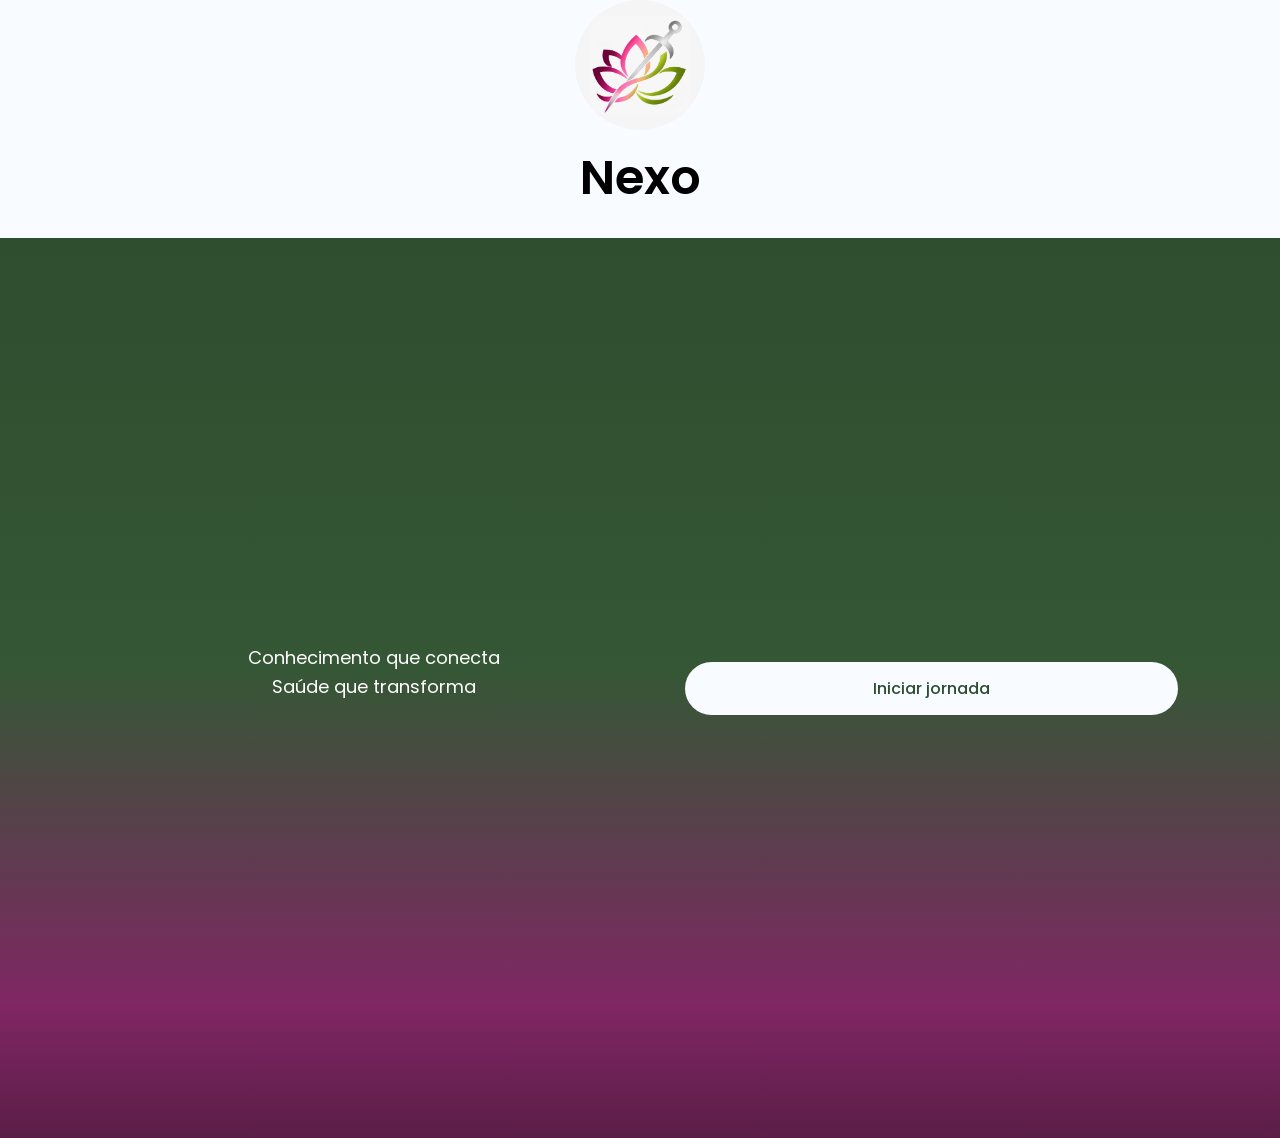
<file: index.html>
<!DOCTYPE html>
<html lang="pt-BR">
<head>
    <meta charset="UTF-8">
    <meta name="viewport" content="width=device-width, initial-scale=1.0">
    <meta name="description" content="Tela de início do projeto Nexo">

    <title>Nexo | Início</title>
    <link rel="stylesheet" href="css/inicio.css">
</head>
<body>
    <div class="cartao-inicial">
        <header class="cabecalho">
            <img
    class="logo"
    src="img/projeto nexo img.jpeg"
    alt="Logo do Nexo: flor de lótus rosa e folhas verdes"
>
            <h1>Nexo</h1>
        </header>

        <main class="conteudo">
            <div class="descricao">
                <p>Conhecimento que conecta</p>
                <p>Saúde que transforma</p>
            </div>

            <a class="botao-jornada" href="html/03-login.html">
                Iniciar jornada
            </a>
        </main>
    </div>
</body>
</html>
</file>
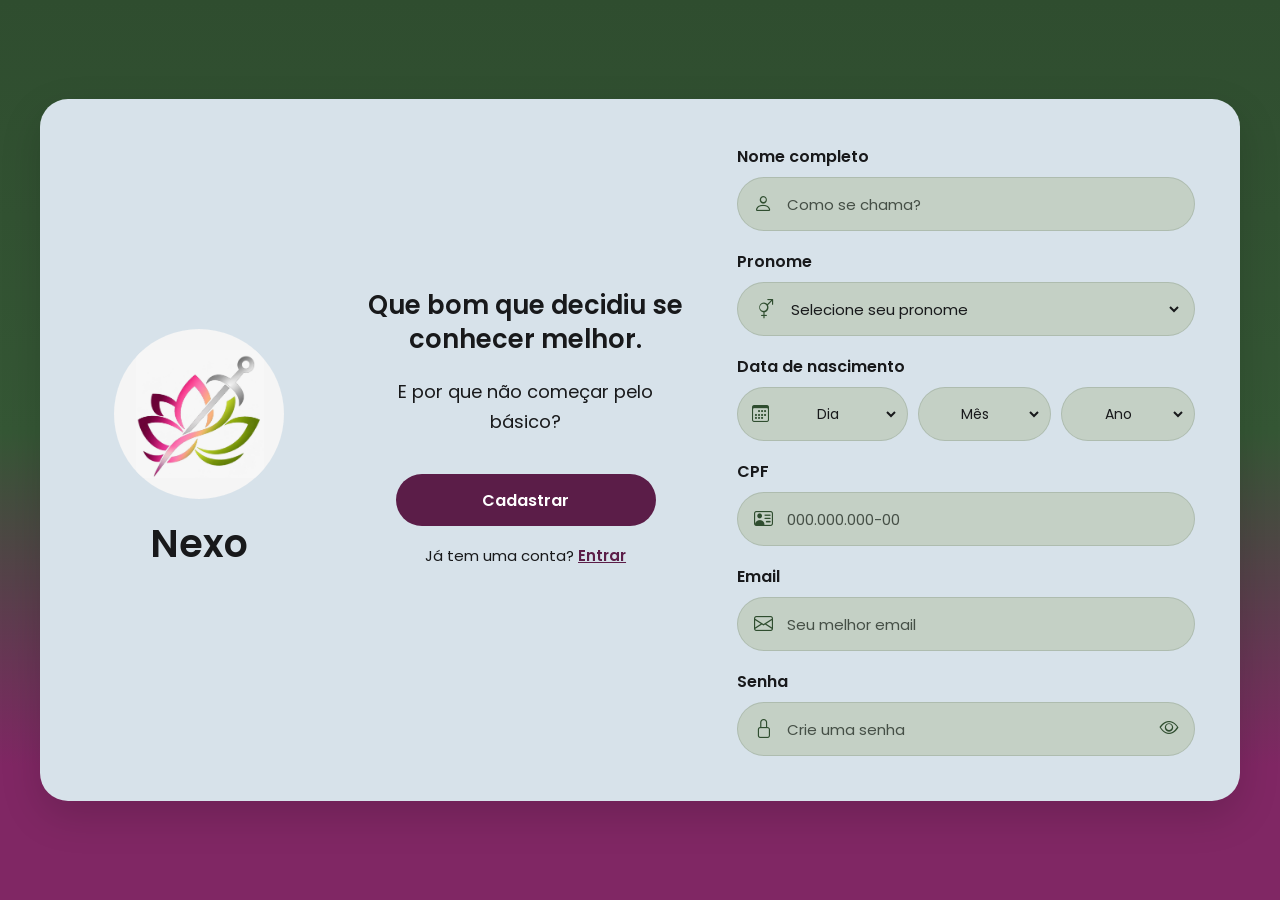
<file: html/02-cadastro.html>
<!DOCTYPE html>
<html lang="pt-BR">

<head>
    <meta charset="UTF-8">
    <meta name="viewport" content="width=device-width, initial-scale=1.0">

    <title>Nexo || Cadastro</title>

    <link rel="icon" type="image/png" href="../img/favicon.png">

    <!-- CSS -->
    <link rel="stylesheet" href="../css/cadastro.css">

    <!-- Ícones -->
    <link rel="stylesheet" href="https://cdn.jsdelivr.net/npm/bootstrap-icons@1.11.3/font/bootstrap-icons.min.css">
</head>

<body>

    <main class="register-page">

        <section class="register-container">

            <section class="register-card">

                <!-- APRESENTAÇÃO DO NEXO -->

                <div class="apresentacao">

                    <img
                        src="../img/projeto%20nexo%20img.jpeg"
                        alt="Logo Nexo"
                        class="logo-nexo"
                    >

                    <h1>Nexo</h1>

                </div>

                <!-- TEXTO DE APRESENTAÇÃO -->

                <div class="texto-cadastro">

                    <h2 class="titulo-desktop">
                        Que bom que decidiu se conhecer melhor.
                    </h2>

                    <h2 class="titulo-mobile">
                        Crie sua conta
                    </h2>

                    <p class="subtitle">
                        E por que não começar pelo básico?
                    </p>

                </div>

                <!-- FORMULÁRIO -->

                <form id="registerForm" method="post">

                    <label for="fullName">Nome completo</label>

                    <div class="input-icon">

                        <i class="bi bi-person"></i>

                        <input
                            type="text"
                            id="fullName"
                            name="fullName"
                            placeholder="Como se chama?"
                            autocomplete="name"
                            required
                        >

                    </div>

                    <label for="pronoun">Pronome</label>

                    <div class="input-icon">

                        <i class="bi bi-gender-ambiguous"></i>

                        <select id="pronoun" name="pronoun" required>

                            <option value="" selected disabled>
                                Selecione seu pronome
                            </option>

                            <option value="ele/dele">Ele/dele</option>
                            <option value="ela/dela">Ela/dela</option>
                            <option value="elu/delu">Elu/delu</option>
                            <option value="nao-informar">Prefiro não informar</option>

                        </select>

                    </div>

                    <!-- DATA DE NASCIMENTO -->

                    <fieldset class="birth-field">

                        <legend>Data de nascimento</legend>

                        <div class="birth-row">

                            <div class="birth-input">

                                <i class="bi bi-calendar3"></i>

                                <select id="dia" name="dia" aria-label="Dia de nascimento" required>
                                    <option value="" selected disabled>Dia</option>
                                </select>

                            </div>

                            <div class="birth-input">

                                <select id="mes" name="mes" aria-label="Mês de nascimento" required>

                                    <option value="" selected disabled>Mês</option>

                                    <option value="1">01</option>
                                    <option value="2">02</option>
                                    <option value="3">03</option>
                                    <option value="4">04</option>
                                    <option value="5">05</option>
                                    <option value="6">06</option>
                                    <option value="7">07</option>
                                    <option value="8">08</option>
                                    <option value="9">09</option>
                                    <option value="10">10</option>
                                    <option value="11">11</option>
                                    <option value="12">12</option>

                                </select>

                            </div>

                            <div class="birth-input">

                                <select id="ano" name="ano" aria-label="Ano de nascimento" required>
                                    <option value="" selected disabled>Ano</option>
                                </select>

                            </div>

                        </div>

                    </fieldset>

                    <!-- CPF -->

                    <label for="cpf">CPF</label>

                    <div class="input-icon">

                        <i class="bi bi-person-vcard"></i>

                        <input
                            type="text"
                            id="cpf"
                            name="cpf"
                            placeholder="000.000.000-00"
                            maxlength="14"
                            inputmode="numeric"
                            required
                        >

                    </div>

                    <!-- E-MAIL -->

                    <label for="email">Email</label>

                    <div class="input-icon">

                        <i class="bi bi-envelope"></i>

                        <input
                            type="email"
                            id="email"
                            name="email"
                            placeholder="Seu melhor email"
                            autocomplete="email"
                            required
                        >

                    </div>

                    <!-- SENHA -->

                    <label for="password">Senha</label>

                    <div class="password-box">

                        <i class="bi bi-lock"></i>

                        <input
                            type="password"
                            id="password"
                            name="password"
                            placeholder="Crie uma senha"
                            minlength="8"
                            autocomplete="new-password"
                            required
                        >

                        <button
                            type="button"
                            class="toggle-password"
                            aria-label="Mostrar senha"
                        >
                            <i class="bi bi-eye"></i>
                        </button>

                    </div>

                    <p id="feedback" class="feedback" aria-live="polite"></p>

                </form>

                <!-- BOTÕES E LINKS -->

                <div class="acoes-cadastro">

                    <button
                        type="submit"
                        form="registerForm"
                        class="submit-button"
                    >
                        Cadastrar
                    </button>

                    <p class="login-link">

                        Já tem uma conta?

                        <a href="03-login.html" id="loginLink">
                            Entrar
                        </a>

                    </p>

                </div>

            </section>

        </section>

    </main>

    <!-- JavaScript -->
    <script src="../js/cadastro.js"></script>

</body>
</html>
</file>
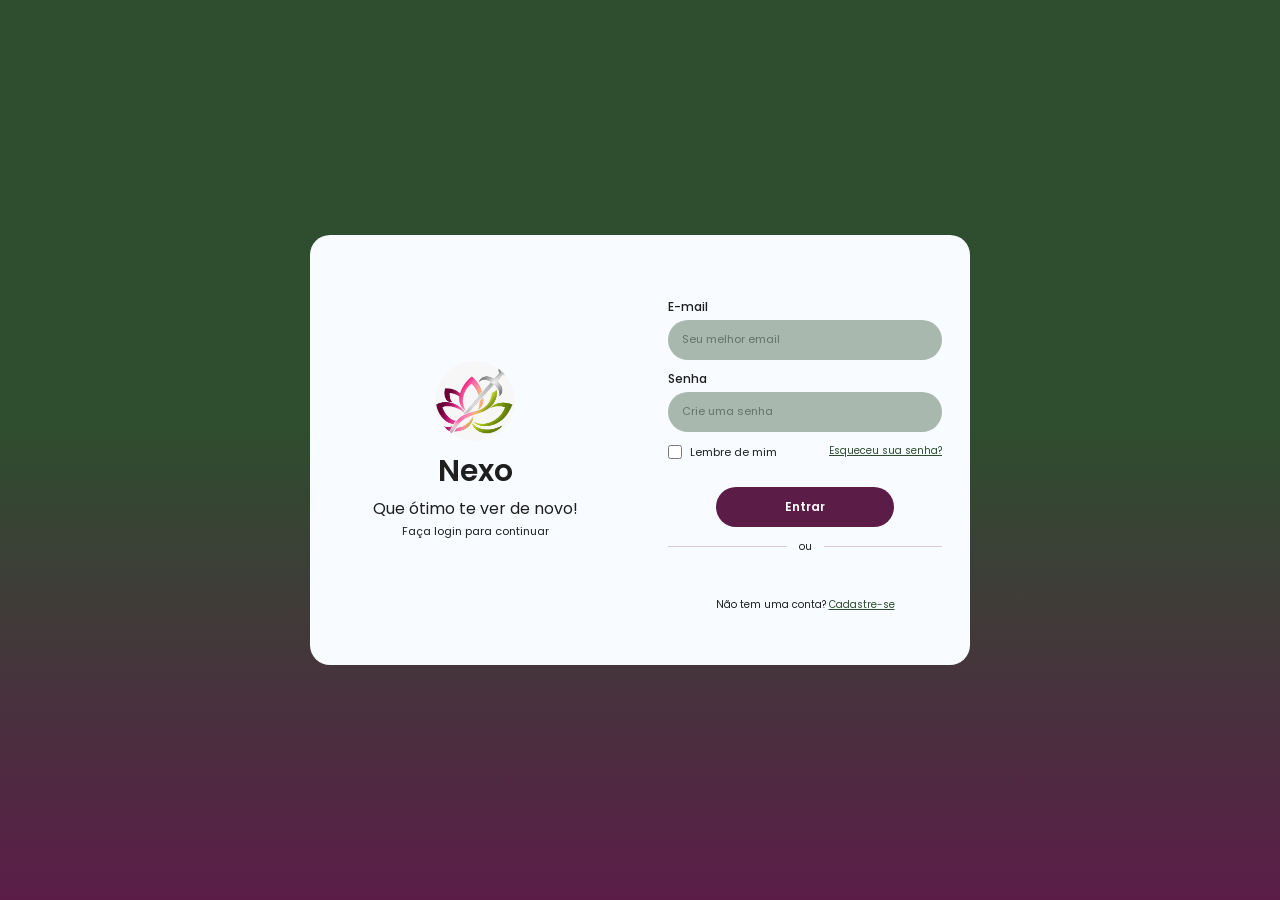
<file: html/03-login.html>
<!DOCTYPE html>
<html lang="pt-BR">
<head>
    <meta charset="UTF-8">
    <meta name="viewport" content="width=device-width, initial-scale=1.0">

    <title>Nexo | Login</title>

    <link rel="icon" type="image/png" href="../img/favicon.png">

    <link rel="stylesheet" href="../css/login.css">
    
    <script src="https://accounts.google.com/gsi/client" async defer></script>
</head>
<body>
    <section>
        <img
            class="logo"
            src="../img/projeto%20nexo%20img.jpeg"
            alt="Logo do Nexo"
        >

        <h1>Nexo</h1>
        <p class="subtitle">Que ótimo te ver de novo!</p>
        <p>Faça login para continuar</p>
    </section>

    <div class="login-card">
        <form id="loginForm">
            <label for="email">E-mail</label>
            <input
                type="email"
                id="email"
                name="email"
                placeholder="Seu melhor email"
                autocomplete="email"
                required
            >

            <label for="password">Senha</label>
            <input
                type="password"
                id="password"
                name="password"
                placeholder="Crie uma senha"
                autocomplete="current-password"
                required
            >

            <label for="remember">
                <input type="checkbox" id="remember" name="remember">
                Lembre de mim
            </label>

            <p>
                <a href="forgot-password.html">Esqueceu sua senha?</a>
            </p>

            <button type="submit">Entrar</button>

            <p>ou</p>

            <div class="google-signin">
                <div
                    id="g_id_onload"
                    data-client_id="COLE_AQUI_SEU_CLIENT_ID_REAL"
                    data-callback="handleCredentialResponse">
                </div>

                <div
                    class="g_id_signin"
                    data-type="standard"
                    data-shape="pill"
                    data-theme="outline"
                    data-text="continue_with"
                    data-size="large"
                    data-locale="pt-BR">
                </div>
            </div>

            <p>
                Não tem uma conta?
                <a href="cadastro.html">Cadastre-se</a>
            </p>
        </form>
    </div>

    <script>
        function handleCredentialResponse(response) {
            console.log("Resposta de login recebida do Google.");
            // Para autenticar o usuário de verdade, valide o token no servidor.
        }
    </script>
</body>
</html>
</file>
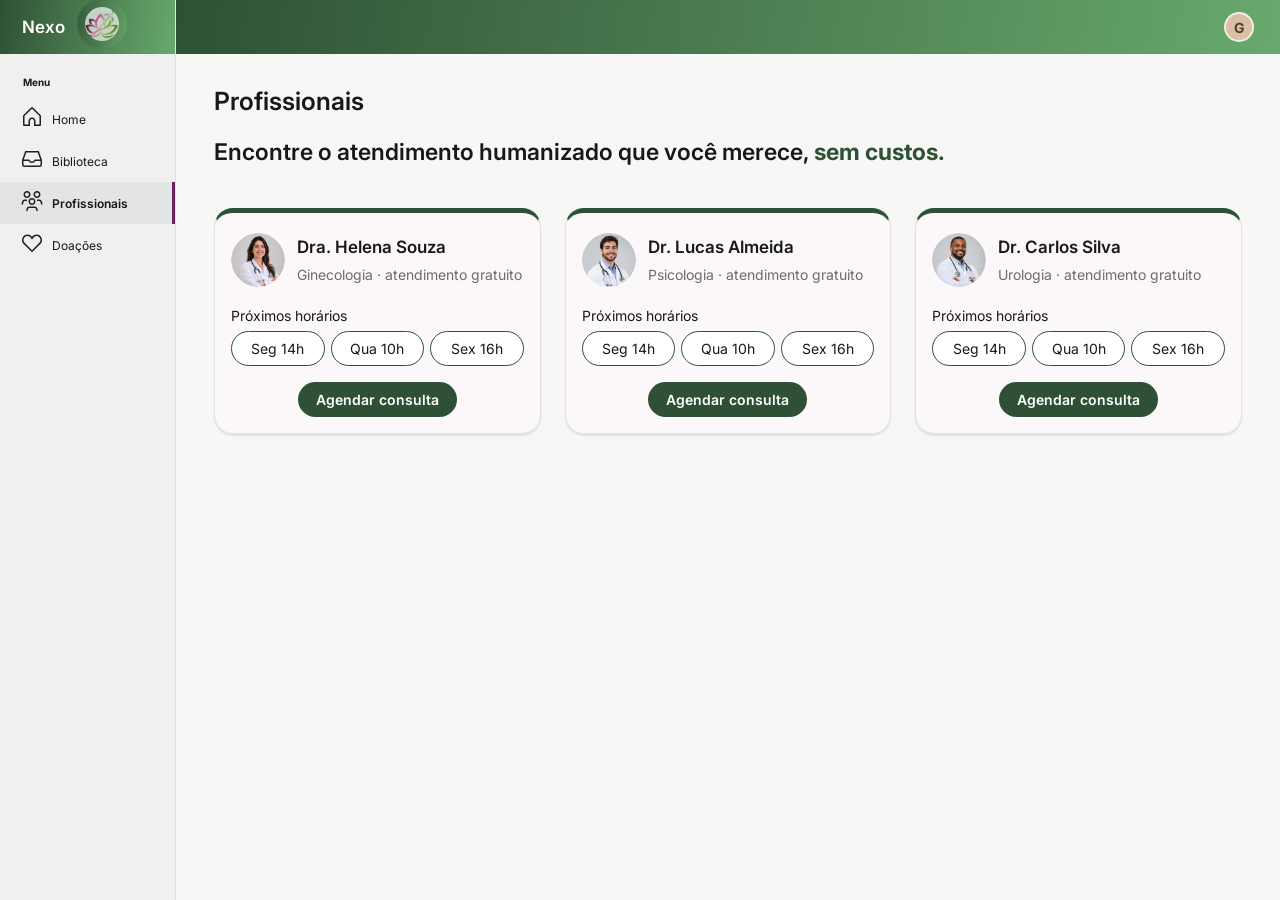
<file: html/06-profissionais.html>
<!DOCTYPE html>
<html lang="pt-BR">

<head>
  <meta charset="UTF-8">
  <meta name="viewport" content="width=device-width, initial-scale=1.0">
  <meta name="theme-color" content="#2e5034">

  <title>Nexo | Profissionais</title>

  <link rel="icon" type="image/png" href="../img/favicon.png">
  <link rel="stylesheet" href="../css/profissionais.css">
</head>

<body>

  <div class="app">

    <aside class="sidebar">
      <a href="#" class="brand">
        <span>Nexo</span>
        <span class="brand-leaf" aria-hidden="true">
          <img class="logo" src="../img/projeto nexo img.jpeg" alt="Logo do Nexo">
        </span>
      </a>

      <p class="sidebar-title">Menu</p>

      <nav class="sidebar-nav" aria-label="Menu principal">

        <a href="#" class="nav-item">
          <span class="nav-icon">
            <svg width="24" height="24" fill="none" xmlns="http://www.w3.org/2000/svg">
              <path
                d="M19.75 21H14v-5.005a2 2 0 1 0-4 0V21H4.25C3.56 21 3 20.44 3 19.75v-9.315l8.13-7.885a1.24 1.24 0 0 1 1.74 0L21 10.435v9.315c0 .69-.56 1.25-1.25 1.25Zm-4.25-1.5h4v-8.435L12 3.795 4.5 11.07v8.435h4V16c0-1.93 1.57-3.5 3.5-3.5s3.5 1.57 3.5 3.5v3.505-.005Z"
                fill="#202023" />
            </svg>
          </span>
          <span>Home</span>
        </a>

        <a href="05-biblioteca.html" class="nav-item">
          <span class="nav-icon">
            <svg width="24" height="24" fill="none" xmlns="http://www.w3.org/2000/svg">
              <path
                d="M18.78 4H5.22L2 13.12v4.13A2.755 2.755 0 0 0 4.75 20h14.5A2.755 2.755 0 0 0 22 17.25v-4.13L18.78 4ZM6.28 5.5h11.44l2.47 7H14.5l-.19.46A2.495 2.495 0 0 1 12 14.5a2.495 2.495 0 0 1-2.31-1.54l-.19-.46H3.81l2.47-7Zm12.97 13H4.75c-.69 0-1.25-.56-1.25-1.25V14h5.035c.71 1.23 2.02 2 3.465 2 1.445 0 2.755-.77 3.465-2H20.5v3.25c0 .69-.56 1.25-1.25 1.25Z"
                fill="#202023" />
            </svg>
          </span>
          <span>Biblioteca</span>
        </a>

        <a href="06-profissionais.html" aria-current="page" class="nav-item active">
          <span class="nav-icon">
            <svg width="24" height="24" fill="none" xmlns="http://www.w3.org/2000/svg">
              <path fill-rule="evenodd" clip-rule="evenodd"
                d="M7 9C5.07 9 3.5 7.43 3.5 5.5S5.07 2 7 2s3.5 1.57 3.5 3.5S8.93 9 7 9Zm0-5.5a2 2 0 1 0-.001 3.999A2 2 0 0 0 7 3.5Zm6.5 2C13.5 7.43 15.07 9 17 9s3.5-1.57 3.5-3.5S18.93 2 17 2s-3.5 1.57-3.5 3.5Zm1.5 0a2 2 0 1 1 3.999-.001A2 2 0 0 1 15 5.5Zm-6.5 7c0 1.93 1.57 3.5 3.5 3.5s3.5-1.57 3.5-3.5S13.93 9 12 9s-3.5 1.57-3.5 3.5Zm1.5 0a2 2 0 1 1 3.999-.001A2 2 0 0 1 10 12.5Zm5.92 7.425.61 2.27v-.005l1.45-.39-.61-2.265a2.75 2.75 0 0 0-2.655-2.04h-5.43c-1.24 0-2.335.84-2.655 2.04l-.61 2.27 1.45.39.61-2.27c.145-.545.64-.925 1.205-.925h5.43c.565 0 1.06.38 1.205.925Zm4.505-7 .74 2.77 1.45-.39-.74-2.765a2.75 2.75 0 0 0-2.655-2.04h-2.215V12h2.215c.565 0 1.06.38 1.205.925Zm-19.04 2.38 1.45.39v-.005l.74-2.77c.145-.545.64-.925 1.205-.925h2.215v-1.5H4.78c-1.24 0-2.335.84-2.655 2.04l-.74 2.77Z"
                fill="#202023" />
            </svg>
          </span>
          <span>Profissionais</span>
        </a>

        <a href="#" class="nav-item">
          <span class="nav-icon">
            <svg width="24" height="24" fill="none" xmlns="http://www.w3.org/2000/svg">
              <path
                d="M16.5 3.515c-1.825 0-3.49.9-4.5 2.34a5.495 5.495 0 0 0-4.5-2.34 5.503 5.503 0 0 0-3.89 9.39l8.39 8.39a5.974 5.974 0 0 0 0 0l8.39-8.39a5.503 5.503 0 0 0-3.89-9.39Zm2.83 8.33L12 19.175l-7.33-7.33a3.974 3.974 0 0 1-1.17-2.83c0-2.205 1.795-4 4-4 1.72 0 3.24 1.095 3.79 2.725a.748.748 0 0 0 1.42 0 3.996 3.996 0 0 1 3.79-2.725c2.205 0 4 1.795 4 4 0 1.07-.415 2.075-1.17 2.83Z"
                fill="#202023" />
            </svg>
          </span>
          <span>Doações</span>
        </a>

      </nav>
    </aside>

    <main class="main-content">

      <header class="desktop-header">
        <a href="#" class="brand">
          <span>Nexo</span>
          <span class="brand-leaf" aria-hidden="true">
            <img class="logo" src="../img/projeto nexo img.jpeg" alt="Logo do Nexo">
          </span>
        </a>

        <button class="profile-avatar" aria-label="Perfil">
          G
        </button>
      </header>

      <section class="professionals-page">

        <header class="mobile-header">
          <a href="05-biblioteca.html" class="back-button" aria-label="Voltar">
            ←
          </a>

          <h1>Profissionais</h1>

          <button class="profile-avatar" aria-label="Perfil">
            G
          </button>
        </header>

        <div class="page-heading">
          <h1>Profissionais</h1>
        </div>

        <p class="professionals-intro">
          Encontre o atendimento humanizado que você merece,
          <strong>sem custos.</strong>
        </p>

        <section class="professionals-grid" aria-label="Profissionais disponíveis">

          <!-- Dra. Helena Souza -->

          <article class="professional-card">

            <div class="professional-info">
              <span class="professional-avatar">
                <img src="../img/profissionais/helena.png" alt="Dra. Helena Souza">
              </span>

              <div>
                <h2>Dra. Helena Souza</h2>
                <p>Ginecologia · atendimento gratuito</p>
              </div>
            </div>

            <p class="schedule-label">Próximos horários</p>

            <div class="schedule-options" role="group" aria-label="Horários de Dra. Helena Souza">
              <button type="button" class="schedule-button" aria-pressed="false">Seg 14h</button>
              <button type="button" class="schedule-button" aria-pressed="false">Qua 10h</button>
              <button type="button" class="schedule-button" aria-pressed="false">Sex 16h</button>
            </div>

            <button type="button" class="appointment-button">
              Agendar consulta
            </button>

            <p class="appointment-feedback" role="status"></p>

          </article>

          <!-- Dr. Lucas Almeida -->

          <article class="professional-card">

            <div class="professional-info">
              <span class="professional-avatar">
                <img src="../img/profissionais/lucas.png" alt="Dr. Lucas Almeida">
              </span>

              <div>
                <h2>Dr. Lucas Almeida</h2>
                <p>Psicologia · atendimento gratuito</p>
              </div>
            </div>

            <p class="schedule-label">Próximos horários</p>

            <div class="schedule-options" role="group" aria-label="Horários de Dr. Lucas Almeida">
              <button type="button" class="schedule-button" aria-pressed="false">Seg 14h</button>
              <button type="button" class="schedule-button" aria-pressed="false">Qua 10h</button>
              <button type="button" class="schedule-button" aria-pressed="false">Sex 16h</button>
            </div>

            <button type="button" class="appointment-button">
              Agendar consulta
            </button>

            <p class="appointment-feedback" role="status"></p>

          </article>

          <!-- Dr. Carlos Silva -->

          <article class="professional-card">

            <div class="professional-info">
              <span class="professional-avatar">
                <img src="../img/profissionais/carlos.png" alt="Dr. Carlos Silva">
              </span>

              <div>
                <h2>Dr. Carlos Silva</h2>
                <p>Urologia · atendimento gratuito</p>
              </div>
            </div>

            <p class="schedule-label">Próximos horários</p>

            <div class="schedule-options" role="group" aria-label="Horários de Dr. Carlos Silva">
              <button type="button" class="schedule-button" aria-pressed="false">Seg 14h</button>
              <button type="button" class="schedule-button" aria-pressed="false">Qua 10h</button>
              <button type="button" class="schedule-button" aria-pressed="false">Sex 16h</button>
            </div>

            <button type="button" class="appointment-button">
              Agendar consulta
            </button>

            <p class="appointment-feedback" role="status"></p>

          </article>

        </section>

      </section>

    </main>

  </div>

  <!-- Menu inferior mobile -->

  <nav class="mobile-navigation" aria-label="Navegação inferior">

    <a href="#">
      <span>
        <svg width="24" height="24" fill="none" xmlns="http://www.w3.org/2000/svg">
          <path
            d="M19.75 21H14v-5.005a2 2 0 1 0-4 0V21H4.25C3.56 21 3 20.44 3 19.75v-9.315l8.13-7.885a1.24 1.24 0 0 1 1.74 0L21 10.435v9.315c0 .69-.56 1.25-1.25 1.25Zm-4.25-1.5h4v-8.435L12 3.795 4.5 11.07v8.435h4V16c0-1.93 1.57-3.5 3.5-3.5s3.5 1.57 3.5 3.5v3.505-.005Z"
            fill="#202023" />
        </svg>
      </span>
      Início
    </a>

    <a href="05-biblioteca.html">
      <span>
        <svg width="24" height="24" fill="none" xmlns="http://www.w3.org/2000/svg">
          <path
            d="M18.78 4H5.22L2 13.12v4.13A2.755 2.755 0 0 0 4.75 20h14.5A2.755 2.755 0 0 0 22 17.25v-4.13L18.78 4ZM6.28 5.5h11.44l2.47 7H14.5l-.19.46A2.495 2.495 0 0 1 12 14.5a2.495 2.495 0 0 1-2.31-1.54l-.19-.46H3.81l2.47-7Zm12.97 13H4.75c-.69 0-1.25-.56-1.25-1.25V14h5.035c.71 1.23 2.02 2 3.465 2 1.445 0 2.755-.77 3.465-2H20.5v3.25c0 .69-.56 1.25-1.25 1.25Z"
            fill="#202023" />
        </svg>
      </span>
      Biblioteca
    </a>

    <a href="#">
      <span>
        <svg width="24" height="24" fill="none" xmlns="http://www.w3.org/2000/svg">
          <path
            d="M16.5 3.515c-1.825 0-3.49.9-4.5 2.34a5.495 5.495 0 0 0-4.5-2.34 5.503 5.503 0 0 0-3.89 9.39l8.39 8.39 8.39-8.39a5.503 5.503 0 0 0-3.89-9.39Zm2.83 8.33L12 19.175l-7.33-7.33a3.974 3.974 0 0 1-1.17-2.83c0-2.205 1.795-4 4-4 1.72 0 3.24 1.095 3.79 2.725a.748.748 0 0 0 1.42 0 3.996 3.996 0 0 1 3.79-2.725c2.205 0 4 1.795 4 4 0 1.07-.415 2.075-1.17 2.83Z"
            fill="#202023" />
        </svg>
      </span>
      Doações
    </a>

    <a href="06-profissionais.html" aria-current="page" class="selected">
      <span>
        <svg width="24" height="24" fill="none" xmlns="http://www.w3.org/2000/svg">
          <path fill-rule="evenodd" clip-rule="evenodd"
            d="M7 9C5.07 9 3.5 7.43 3.5 5.5S5.07 2 7 2s3.5 1.57 3.5 3.5S8.93 9 7 9Zm0-5.5a2 2 0 1 0-.001 3.999A2 2 0 0 0 7 3.5Zm6.5 2C13.5 7.43 15.07 9 17 9s3.5-1.57 3.5-3.5S18.93 2 17 2s-3.5 1.57-3.5 3.5Zm1.5 0a2 2 0 1 1 3.999-.001A2 2 0 0 1 15 5.5Zm-6.5 7c0 1.93 1.57 3.5 3.5 3.5s3.5-1.57 3.5-3.5S13.93 9 12 9s-3.5 1.57-3.5 3.5Zm1.5 0a2 2 0 1 1 3.999-.001A2 2 0 0 1 10 12.5Zm5.92 7.425.61 2.27v-.005l1.45-.39-.61-2.265a2.75 2.75 0 0 0-2.655-2.04h-5.43c-1.24 0-2.335.84-2.655 2.04l-.61 2.27 1.45.39.61-2.27c.145-.545.64-.925 1.205-.925h5.43c.565 0 1.06.38 1.205.925Zm4.505-7 .74 2.77 1.45-.39-.74-2.765a2.75 2.75 0 0 0-2.655-2.04h-2.215V12h2.215c.565 0 1.06.38 1.205.925Zm-19.04 2.38 1.45.39v-.005l.74-2.77c.145-.545.64-.925 1.205-.925h2.215v-1.5H4.78c-1.24 0-2.335.84-2.655 2.04l-.74 2.77Z"
            fill="#202023" />
        </svg>
      </span>
      Profissionais
    </a>

    <a href="#">
      <span>
        <svg width="24" height="24" fill="none" xmlns="http://www.w3.org/2000/svg">
          <path fill-rule="evenodd" clip-rule="evenodd"
            d="M6.5 7.5c0 3.035 2.465 5.5 5.5 5.5s5.5-2.465 5.5-5.5S15.035 2 12 2a5.503 5.503 0 0 0-5.5 5.5Zm1.5 0c0-2.205 1.795-4 4-4s4 1.795 4 4-1.795 4-4 4-4-1.795-4-4Zm10.57 10.91 1.015 3.785 1.45-.39-1.015-3.785a4.762 4.762 0 0 0-4.59-3.52H8.57a4.752 4.752 0 0 0-4.59 3.52l-1.015 3.785 1.45.39 1.015-3.785A3.253 3.253 0 0 1 8.57 16h6.86c1.47 0 2.76.99 3.14 2.41Z"
            fill="#202023" />
        </svg>
      </span>
      Perfil
    </a>

  </nav>

  <!-- Modal de agendamento -->

  <dialog class="appointment-modal" id="appointmentModal" aria-labelledby="modalTitle">

    <h2 id="modalTitle">Confirmar agendamento</h2>

    <p>Confira os dados da sua consulta.</p>

    <div class="modal-details">

      <p>
        <strong>Profissional:</strong>
        <span id="modalProfessional"></span>
      </p>

      <p>
        <strong>Especialidade:</strong>
        <span id="modalSpecialty"></span>
      </p>

      <p>
        <strong>Horário:</strong>
        <span id="modalSchedule"></span>
      </p>

      <p>Atendimento gratuito</p>

    </div>

    <p class="modal-note">
      Agendamento simulado para fins acadêmicos.
    </p>

    <div class="modal-actions">

      <button type="button" id="cancelAppointment">
        Cancelar
      </button>

      <button type="button" id="confirmAppointment">
        Confirmar
      </button>

    </div>

  </dialog>

  <script src="../js/profissionais.js"></script>

</body>
</html>
</file>
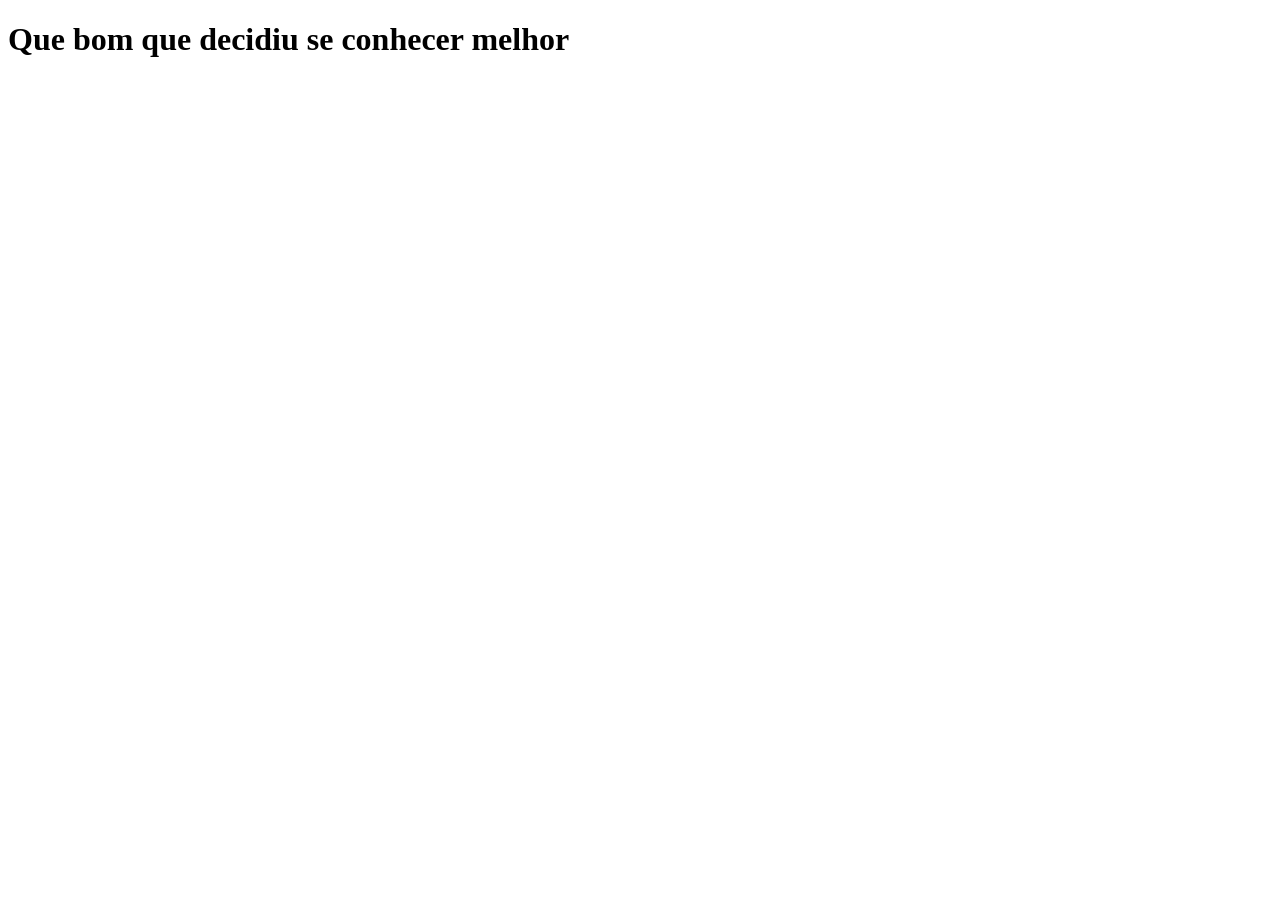
<file: html/cadastro.html>
<!DOCTYPE html>
<html lang="pt-br">
<head>
    <meta charset="UTF-8">
    <meta name="viewport" content="width=device-width, initial-scale=1.0">
    <meta name="description" content="">
    <title>Tela de cadastro</title>
</head>
<body>

    <header>
        <h1> Que bom que decidiu se conhecer melhor </h1>
    </header>
    
</body>
</html>
</file>
<file: css/inicio.css>
@import url("https://fonts.googleapis.com/css2?family=Poppins:wght@400;500;600;700&display=swap");

:root {
    --fonte-primaria: "Poppins", sans-serif;

    /* Cores */
    --cor-texto-primaria: #ffffff;
    --cor-texto-secundaria: #2f4d2f;
    --cor-fundo: #f8fbff;
    --cor-fundo-cartao: #2f4d2f;
    --cor-fundo-botao: #f8fbff;

    --gradiente-rosa: linear-gradient(90deg,
            #5B1D48 0%,
            #A73584 50%,
            #C13E99 100%);
}

* {
    box-sizing: border-box;
    margin: 0;
    padding: 0;
}

html,
body {
    min-height: 100%;
}

body {
    background-color: var(--cor-fundo);
    font-family: var(--fonte-primaria);
    min-height: 100vh;
}

main {
    min-height: 100vh;
    min-height: 100svh;

    display: flex;
    flex-direction: column;
    justify-content: center;

    /* Centraliza o conteúdo na vertical */

    align-items: center;

    padding: 34px 20px;

    background-color: var(--cor-fundo-cartao);
    color: var(--cor-texto-primaria);

    text-align: center;
}

.hero {
    width: 100%;
}

.logo {
    width: 140px;
    height: 140px;

    border-radius: 50%;
    background-color: #f5f5f5;

    background-image: url("../img/projeto%20nexo%20img.jpeg");
    background-size: 75%;
    background-position: center;
    background-repeat: no-repeat;

    object-position: -9999px;
}

header {
    display: flex;
    flex-direction: column;
    align-items: center;
    gap: 14px;
}

header h1 {
    font-size: 32px;
    font-weight: 600;
}

.subtitulo {
    margin-top: 24px;
    font-size: 16px;
    line-height: 1.9;
}

.descricao p {
    font-size: 16px;
    line-height: 1.5;
}

.botao-jornada,
.tenho-conta {
    margin-top: 40px;
    padding: 10px 22px;

    border: 0;
    border-radius: 999px;

    background-color: var(--cor-fundo-botao);
    color: var(--cor-texto-secundaria);

    font: inherit;
    font-size: 14px;
    font-weight: 500;

    cursor: pointer;
    text-decoration: none;

    display: inline-block;
    transition: all 0.2s ease-in-out;
}

.botao-jornada:hover,
.tenho-conta:hover {
    filter: brightness(0.94);
    transform: scale(1.05);
}

.botao-jornada:focus-visible,
.tenho-conta:focus-visible {
    outline: 3px solid #ffffff;
    outline-offset: 4px;
}

.cards-desktop,
.descricao,
.tenho-conta {
    display: none;
}

/* Versão desktop */

@media (min-width: 1024px) {

    main {
        max-width: 100%;
        padding: 40px 8%;

        background-image: linear-gradient(
            180deg,
            #2f4d2f 0%,
            #355735 48%,
            #802764 85%,
            #5b1d48 100%
        );

        display: grid;
        grid-template-columns: minmax(0, 1.1fr) minmax(0, 1fr);
        align-items: center;
        justify-content: center;

        gap: 40px;
    }

    .hero {
        width: 100%;
        max-width: 720px;
        justify-self: center;

        display: flex;
        flex-direction: column;
        align-items: center;

        text-align: center;
    }

    header {
        text-align: center;
        margin-bottom: 24px;
        gap: 12px;
    }

    header h1 {
        font-size: 48px;
        font-weight: 600;
    }

    .logo {
        width: 130px;
        height: 130px;
        margin-bottom: 0;
    }

    .subtitulo {
        width: 100%;
        max-width: 720px;

        font-size: clamp(28px, 2.7vw, 40px);
        font-weight: 600;
        line-height: 1.3;

        text-align: center;

        margin: 0 auto 36px;
    }

    .cards-desktop,
    .descricao,
    .tenho-conta {
        display: block;
    }

    .descricao {
        width: 100%;
        max-width: 500px;

        margin: 0 auto 30px;
        text-align: center;
    }

    .descricao p {
        font-size: 18px;
        line-height: 1.6;
    }

    .botoes {
        display: flex;
        flex-direction: row;
        flex-wrap: wrap;
        justify-content: center;
        align-items: center;

        gap: 18px;

        width: 100%;
        max-width: 500px;

        margin: 0 auto;
    }

    .botao-jornada,
    .tenho-conta {
        margin-top: 0;
        padding: 14px 28px;

        min-width: 170px;

        font-size: 16px;
        text-align: center;
    }

    .cards-desktop {
        display: flex;
        flex-direction: column;
        gap: 24px;

        width: 100%;
        max-width: 440px;

        justify-self: center;
    }

    .card-tema {
        background: rgba(255, 255, 255, .15);
        backdrop-filter: blur(10px);

        border-radius: 30px;
        padding: 28px;

        min-height: 140px;

        box-shadow: 0 5px 10px rgba(0, 0, 0, .15);

        display: flex;
        align-items: center;
        gap: 24px;
    }

    .card-tema svg {
        width: 48px;
        height: 48px;

        stroke-width: 1.4;
        flex-shrink: 0;
    }

    .card-tema h3 {
        margin-bottom: 6px;

        font-size: 21px;
        font-weight: 500;

        text-align: left;
    }

    .card-tema p {
        font-size: 15px;
        line-height: 1.5;
        text-align: left;
    }
}
</file>
<file: css/cadastro.css>
@import url("https://fonts.googleapis.com/css2?family=Poppins:wght@400;500;600;700&display=swap");

/* CORES E CONFIGURAÇÕES GERAIS */

:root {
    --fonte: "Poppins", sans-serif;
    --verde: #2f4d2f;
    --verde-claro: #355735;
    --roxo: #802764;
    --botao: #5b1d48;
    --branco: #f8fbff;
    --cartao: #d7e2ea;
    --campo: #a8b6ab;
    --texto: #18191b;
}

* {
    margin: 0;
    padding: 0;
    box-sizing: border-box;
}

body {
    min-height: 100vh;
    font-family: var(--fonte);
    color: var(--texto);
    background-color: var(--verde);
}

/* FUNDO DA PÁGINA */

.register-page {
    min-height: 100vh;
}

.register-container {
    width: 100%;
    min-height: 100vh;

    display: flex;
    justify-content: center;
    align-items: center;

    padding: 40px;

    background: linear-gradient(
        180deg,
        var(--verde) 0%,
        var(--verde-claro) 48%,
        var(--roxo) 85%
    );
}

/* PAINEL DE CADASTRO */

.register-card {
    width: 100%;
    max-width: 1400px;
    min-height: 650px;

    display: grid;

    grid-template-columns: 20% 32% minmax(0, 1fr);

    grid-template-rows: 1fr 1fr;

    grid-template-areas:
        "marca texto formulario"
        "marca acoes formulario";

    column-gap: 30px;

    padding: 40px 45px;

    border-radius: 22px;
    background-color: var(--cartao);
}

/* APRESENTAÇÃO DO NEXO */

.apresentacao {
    grid-area: marca;

    display: flex;
    flex-direction: column;
    align-items: flex-start;
    align-self: start;
}

.logo-nexo {
    width: 150px;
    height: 150px;

    border-radius: 50%;

    background-color: #f5f5f5;
    background-image: url("../img/projeto%20nexo%20img.jpeg");
    background-size: 75%;
    background-position: center;
    background-repeat: no-repeat;

    object-position: -9999px;

    margin-bottom: 18px;
}

.apresentacao h1 {
    font-size: 34px;
    font-weight: 600;
    padding-left: 20px;
}

/* TEXTO DE CADASTRO */

.texto-cadastro {
    grid-area: texto;
    align-self: end;

    text-align: center;
    padding-bottom: 10px;
}

.texto-cadastro h2 {
    font-size: 28px;
    font-weight: 600;
    line-height: 1.4;

    margin-bottom: 22px;
}

.subtitle {
    max-width: 290px;
    margin: 0 auto;

    font-size: 18px;
    line-height: 1.6;
}

.titulo-mobile {
    display: none;
}

/* FORMULÁRIO */

#registerForm {
    grid-area: formulario;

    width: 100%;
    max-width: 440px;
    min-width: 0;

    display: flex;
    flex-direction: column;

    align-self: center;

    text-align: left;
}

#registerForm > label,
.birth-field legend {
    font-size: 15px;
    font-weight: 600;
    margin-bottom: 7px;
}

/* CAMPOS E ÍCONES */

.input-icon,
.birth-input,
.password-box {
    height: 50px;

    display: flex;
    align-items: center;

    border-radius: 28px;
    background-color: var(--campo);
}

.input-icon {
    margin-bottom: 18px;
}

.input-icon i,
.password-box > i {
    margin-left: 16px;
    font-size: 19px;
    color: #526457;
}

.input-icon input,
.input-icon select,
.birth-input select,
.password-box input {
    width: 100%;
    min-width: 0;
    height: 50px;

    border: none;
    border-radius: 28px;

    background-color: transparent;

    font-family: var(--fonte);
    font-size: 15px;
    color: var(--texto);
}

.input-icon input,
.input-icon select,
.password-box input {
    padding: 0 14px;
}

.input-icon select {
    margin-right: 12px;
    cursor: pointer;
}

.input-icon input:focus,
.input-icon select:focus,
.birth-input select:focus,
.password-box input:focus {
    outline: none;
}

#registerForm input::placeholder {
    color: #454f46;
}

.input-icon:focus-within,
.birth-input:focus-within,
.password-box:focus-within {
    outline: 2px solid var(--verde);
    outline-offset: 2px;
}

/* DATA DE NASCIMENTO */

.birth-field {
    min-width: 0;
    border: none;
    margin-bottom: 18px;
}

.birth-row {
    display: flex;
    gap: 10px;
}

.birth-input {
    flex: 1;
    min-width: 0;
    padding-right: 8px;
}

.birth-input:first-child {
    flex: 1.3;
}

.birth-input i {
    margin-left: 14px;
    font-size: 17px;
    color: #526457;
}

.birth-input select {
    padding: 0 5px;
    font-size: 14px;
    text-align: center;
    cursor: pointer;
}

/* SENHA */

.toggle-password {
    padding: 0 16px;

    border: none;
    background-color: transparent;

    cursor: pointer;
}

.toggle-password i {
    font-size: 19px;
    color: #526457;
}

/* BOTÕES E LINKS */

.acoes-cadastro {
    grid-area: acoes;
    align-self: start;

    display: flex;
    flex-direction: column;
    align-items: center;

    margin-top: 30px;
}

.submit-button {
    width: 220px;
    max-width: 100%;
    height: 46px;

    border: none;
    border-radius: 24px;

    background-color: var(--botao);
    color: #ffffff;

    font-family: var(--fonte);
    font-size: 16px;
    font-weight: 600;

    cursor: pointer;
}

.submit-button:hover {
    background-color: var(--roxo);
}

.login-link {
    margin-top: 14px;

    font-size: 15px;
    text-align: center;
}

.login-link a {
    color: var(--botao);
    font-weight: 600;
    text-decoration: underline;
}

.feedback {
    font-size: 13px;
    text-align: center;
}

.feedback:not(:empty) {
    margin-top: 10px;
}

/* AJUSTES VISUAIS - DESKTOP */

@media (min-width: 901px) {

    .register-card {
        --campo: #c4d0c5;

        grid-template-columns:
            minmax(0, 0.8fr)
            minmax(0, 1.2fr)
            minmax(0, 1.6fr);

        column-gap: 40px;

        padding: 45px;

        border-radius: 28px;

        box-shadow: 0 15px 40px rgba(0, 0, 0, 0.15);
    }

    /* Marca centralizada */

    .apresentacao {
        align-items: center;
        align-self: center;
    }

    .logo-nexo {
        width: 170px;
        height: 170px;
        max-width: 100%;

        margin-bottom: 16px;
    }

    .apresentacao h1 {
        font-size: 38px;
        padding-left: 0;
    }

    /* Texto principal */

    .texto-cadastro {
        padding-bottom: 12px;
    }

    .texto-cadastro h2 {
        font-size: clamp(24px, 2vw, 32px);
        line-height: 1.35;

        margin-bottom: 20px;
    }

    .subtitle {
        max-width: 320px;

        font-size: 18px;
        line-height: 1.7;
    }

    /* Formulário */

    #registerForm {
        max-width: 480px;
        justify-self: center;
    }

    #registerForm > label,
    .birth-field legend {
        font-size: 16px;
        margin-bottom: 8px;
    }

    .input-icon,
    .birth-input,
    .password-box {
        height: 54px;

        border: 1px solid rgba(47, 77, 47, 0.15);

        transition: background-color 0.2s ease;
    }

    .input-icon input,
    .input-icon select,
    .birth-input select,
    .password-box input {
        height: 52px;
    }

    .input-icon:focus-within,
    .birth-input:focus-within,
    .password-box:focus-within {
        background-color: #e0e8e1;
    }

    .input-icon i,
    .password-box > i,
    .birth-input i,
    .toggle-password i {
        color: var(--verde);
    }

    /* Botão de cadastro */

    .acoes-cadastro {
        margin-top: 24px;
    }

    .submit-button {
        width: 260px;
        height: 52px;

        border-radius: 28px;

        transition: background-color 0.2s ease,
                    transform 0.2s ease;
    }

    .submit-button:hover {
        transform: translateY(-2px);
    }

    .login-link {
        margin-top: 18px;
    }

}

/* RESPONSIVIDADE - TABLET */

@media (max-width: 900px) {

    .register-container {
        padding: 25px;
    }

    .register-card {
        min-height: 540px;

        grid-template-columns: 16% 34% minmax(0, 1fr);

        column-gap: 15px;

        padding: 30px 25px;
    }

    .logo-nexo {
        width: 85px;
        height: 85px;
        padding: 10px;
    }

    .apresentacao h1 {
        font-size: 25px;
        padding-left: 8px;
    }

    .texto-cadastro h2 {
        font-size: 20px;
    }

    .subtitle {
        font-size: 14px;
    }

    #registerForm > label,
    .birth-field legend {
        font-size: 13px;
        margin-bottom: 6px;
    }

    .input-icon,
    .birth-input,
    .password-box {
        height: 44px;
    }

    .input-icon input,
    .input-icon select,
    .birth-input select,
    .password-box input {
        height: 44px;
        font-size: 13px;
    }

    .input-icon input,
    .input-icon select,
    .password-box input {
        padding: 0 12px;
    }

    .input-icon i,
    .password-box > i {
        margin-left: 14px;
        font-size: 17px;
    }

    .input-icon,
    .birth-field {
        margin-bottom: 16px;
    }

    .birth-row {
        gap: 8px;
    }

    .birth-input i {
        margin-left: 10px;
        font-size: 15px;
    }

    .birth-input select {
        font-size: 12px;
    }

    .toggle-password {
        padding: 0 14px;
    }

    .toggle-password i {
        font-size: 17px;
    }

    .acoes-cadastro {
        margin-top: 28px;
    }

    .submit-button {
        width: 150px;
        height: 40px;
        font-size: 14px;
    }

    .login-link {
        margin-top: 12px;
        font-size: 11px;
    }

}

/* RESPONSIVIDADE - MOBILE */

@media (max-width: 600px) {

    .register-container {
        padding: 20px;

        /* Fundo verde sem degradê */
        background: var(--verde);
    }

    .register-card {
        width: 100%;
        max-width: 400px;
        min-height: 0;

        grid-template-columns: 1fr;

        grid-template-rows: auto;

        grid-template-areas:
            "marca"
            "texto"
            "formulario"
            "acoes";

        gap: 22px;

        padding: 35px 20px;

        border-radius: 20px;
        background-color: var(--branco);
    }

    /* LOGO CENTRALIZADA */

    .apresentacao {
        align-items: center;
    }

    .logo-nexo {
        width: 105px;
        height: 105px;
        padding: 12px;
        margin-bottom: 0;
    }

    .apresentacao h1 {
        display: none;
    }

    /* TÍTULO MOBILE */

    .titulo-desktop {
        display: none;
    }

    .titulo-mobile {
        display: block;
    }

    .texto-cadastro {
        padding-bottom: 0;
    }

    .texto-cadastro h2 {
        font-size: 23px;
        margin-bottom: 12px;
    }

    .subtitle {
        font-size: 14px;
        max-width: 240px;
    }

    /* FORMULÁRIO MOBILE */

    #registerForm {
        width: 100%;
        max-width: none;
    }

    #registerForm > label,
    .birth-field legend {
        font-size: 12px;
    }

    .input-icon,
    .birth-input,
    .password-box {
        height: 40px;
    }

    .input-icon input,
    .input-icon select,
    .birth-input select,
    .password-box input {
        height: 40px;
        font-size: 12px;
    }

    .input-icon {
        margin-bottom: 16px;
    }

    .birth-row {
        gap: 7px;
    }

    /* BOTÕES MOBILE */

    .acoes-cadastro {
        margin-top: 10px;
    }

    .submit-button {
        width: 180px;
        height: 42px;
        font-size: 13px;
    }

    .login-link {
        margin-top: 25px;
        margin-bottom: 8px;
        font-size: 12px;
    }

    .feedback {
        font-size: 12px;
    }

}
</file>
<file: css/login.css>
@import url("https://fonts.googleapis.com/css2?family=Poppins:wght@400;500;600;700&display=swap");

:root {
    --fonte-primaria: "Poppins", sans-serif;

    /* Cores */
    --cor-texto-primaria: #1f1f1f;
    --cor-texto-secundaria: #ffffff;
    --cor-verde: #2f4d2f;
    --cor-destaque: #5b1d48;
    --cor-cartao: #f8fbff;
    --cor-campo: #a8b8ae;
    --cor-divisoria: #d8cbd5;
}

* {
    box-sizing: border-box;
    margin: 0;
    padding: 0;
}

body {
    min-height: 100vh;
    display: flex;
    flex-direction: column;
    justify-content: center;
    align-items: center;
    padding: 20px 28px;
    background: var(--cor-verde);
    font-family: var(--fonte-primaria);
    color: var(--cor-texto-primaria);
}

/* Cabeçalho */
body > section {
    width: min(100%, 360px);
    padding: 28px 20px 0;
    border-radius: 20px 20px 0 0;
    background-color: var(--cor-cartao);
    text-align: center;
}

.logo {
    display: block;
    width: 80px;
    height: 80px;
    margin: 0 auto 8px;
    border-radius: 50%;
    background-color: #ffffff;
    object-fit: contain;
}

body > section h1 {
    margin-bottom: 2px;
    font-size: 30px;
    font-weight: 600;
}

.subtitle {
    font-size: 16px;
}

body > section p:last-child {
    margin-top: 2px;
    font-size: 11px;
}

/* Cartão do formulário */
.login-card {
    width: min(100%, 360px);
    padding: 22px 20px 30px;
    border-radius: 0 0 20px 20px;
    background-color: var(--cor-cartao);
}

#loginForm {
    display: flex;
    flex-direction: column;
    width: 100%;
}

#loginForm > label[for="email"],
#loginForm > label[for="password"] {
    margin: 10px 0 4px;
    font-size: 12px;
    font-weight: 500;
}

#loginForm input[type="email"],
#loginForm input[type="password"] {
    width: 100%;
    height: 40px;
    padding: 0 14px;
    border: 0;
    border-radius: 999px;
    outline: none;
    background-color: var(--cor-campo);
    color: var(--cor-texto-primaria);
    font: inherit;
    font-size: 11px;
}

#loginForm input::placeholder {
    color: #66736b;
}

#loginForm input[type="email"]:focus,
#loginForm input[type="password"]:focus {
    box-shadow: 0 0 0 2px var(--cor-verde);
}

/* Lembre de mim */
#loginForm > label[for="remember"] {
    display: flex;
    align-items: center;
    gap: 8px;
    margin-top: 12px;
    font-size: 11px;
}

#remember {
    width: 14px;
    height: 14px;
    accent-color: var(--cor-verde);
}

/* Esqueceu a senha */
#loginForm > p:nth-of-type(1) {
    margin-top: -18px;
    text-align: right;
    font-size: 10px;
}

a {
    color: var(--cor-verde);
}

#loginForm > p:nth-of-type(1) a,
#loginForm > p:nth-of-type(3) a {
    text-decoration: underline;
}

/* Botão Entrar */
#loginForm > button {
    width: 65%;
    min-height: 40px;
    align-self: center;
    margin-top: 28px;
    border: 0;
    border-radius: 999px;
    background-color: var(--cor-destaque);
    color: var(--cor-texto-secundaria);
    font: inherit;
    font-size: 12px;
    font-weight: 600;
    cursor: pointer;
}

#loginForm > button:hover {
    filter: brightness(1.1);
}

#loginForm > button:focus-visible {
    outline: 3px solid var(--cor-verde);
    outline-offset: 3px;
}

/* Separador "ou" */
#loginForm > p:nth-of-type(2) {
    display: flex;
    align-items: center;
    gap: 12px;
    margin: 12px 0;
    font-size: 10px;
}

#loginForm > p:nth-of-type(2)::before,
#loginForm > p:nth-of-type(2)::after {
    height: 1px;
    flex: 1;
    background-color: var(--cor-divisoria);
    content: "";
}

/* Botão de login do Google */
.google-signin {
    display: flex;
    justify-content: center;
    margin: 8px auto;
}

/* Link para cadastro */
#loginForm > p:nth-of-type(3) {
    margin-top: 14px;
    text-align: center;
    font-size: 10px;
}

/* Desktop: cartão horizontal, compacto e alinhado */
@media (min-width: 700px) {
    body {
        display: grid;
        grid-template-columns: repeat(
            2,
            minmax(0, min(330px, calc((100vw - 64px) / 2)))
        );
        justify-content: center;
        align-content: center;
        align-items: stretch;
        padding: 32px;
        background: linear-gradient(
    to bottom,
    var(--cor-verde) 0%,
    var(--cor-verde) 48%,
    var(--cor-destaque) 100%
);
    }

    body > section,
    .login-card {
        width: 100%;
        max-width: none;
        min-height: 430px;
        background-color: var(--cor-cartao);
    }

    body > section {
        display: flex;
        flex-direction: column;
        justify-content: center;
        align-items: center;
        padding: 28px;
        border-radius: 20px 0 0 20px;
        text-align: center;
    }

    .login-card {
        display: flex;
        align-items: center;
        padding: 28px;
        border-radius: 0 20px 20px 0;
    }

    #loginForm {
        width: 100%;
    }
}

/* Celular: conteúdo empilhado */
@media (max-width: 699px) {
    body {
        display: flex;
        flex-direction: column;
    }

    body > section,
    .login-card {
        width: min(100%, 360px);
    }

    body > section {
        border-radius: 20px 20px 0 0;
    }

    .login-card {
        border-radius: 0 0 20px 20px;
    }
}

/* Ajuste para telas baixas */
@media (max-height: 650px) {
    body {
        padding-top: 16px;
        padding-bottom: 16px;
    }
}
</file>
<file: css/profissionais.css>
@import url('https://fonts.googleapis.com/css2?family=Inter:wght@400;500;600;700&display=swap');

:root {
  --green: #2e5034;
  --green-light: #68a96d;
  --purple: #6b205c;
  --text: #171817;
  --muted: #777a76;
  --background: #f7f8f6;
  --border: #e2e4e0;
}

* {
  box-sizing: border-box;
  margin: 0;
  padding: 0;
}

html {
  -webkit-text-size-adjust: 100%;
  text-size-adjust: 100%;
}

body {
  font-family: 'Inter', Arial, sans-serif;
  color: var(--text);
  background: var(--background);
  font-size: 14px;
}

button,
input {
  font: inherit;
}

button {
  cursor: pointer;
}

a {
  color: inherit;
  text-decoration: none;
}

[hidden] {
  display: none !important;
}

.visually-hidden {
  position: absolute;
  width: 1px;
  height: 1px;
  overflow: hidden;
  clip: rect(0, 0, 0, 0);
}

/* LAYOUT GERAL */

.app {
  display: flex;
  min-height: 100vh;
}

.main-content {
  flex: 1;
  min-width: 0;
}

/* MENU LATERAL */

.sidebar {
  width: 176px;
  flex-shrink: 0;
  background: #f0f1ef;
  border-right: 1px solid var(--border);
}

.brand {
  height: 54px;
  padding: 0 22px;
  display: flex;
  align-items: center;
  gap: 12px;
  color: white;
  background: linear-gradient(
    100deg,
    var(--green),
    var(--green-light)
  );
}

.brand img {
  width: 50px;
  height: 50px;
  padding: 8px;
  border-radius: 50%;
  background: linear-gradient(
    100deg,
    var(--green),
    var(--green-light)
  );
  object-fit: contain;
}

.brand span:first-child {
  font-size: 17px;
  font-weight: 600;
}

.brand-leaf {
  font-size: 25px;
  opacity: 0.7;
}

.sidebar-title {
  padding: 22px 23px 10px;
  font-size: 10px;
  font-weight: 700;
}

.sidebar-nav {
  display: flex;
  flex-direction: column;
}

.nav-item {
  min-height: 42px;
  padding: 0 20px;
  display: flex;
  align-items: center;
  gap: 12px;
  font-size: 12px;
  border-right: 3px solid transparent;
}

.nav-item:hover {
  background: #e7e9e6;
}

.nav-item.active {
  background: #e3e5e2;
  border-right-color: var(--purple);
  font-weight: 600;
}

.nav-icon {
  width: 20px;
  flex-shrink: 0;
  text-align: center;
  font-size: 20px;
  color: #4c514c;
}

/* CABEÇALHO DESKTOP */

.desktop-header {
  height: 54px;
  padding: 0 26px;
  display: flex;
  align-items: center;
  justify-content: flex-end;
  background: linear-gradient(
    100deg,
    var(--green),
    var(--green-light)
  );
}

.desktop-header .brand {
  display: none;
}

.profile-avatar {
  width: 30px;
  height: 30px;
  display: grid;
  place-items: center;
  border: 2px solid rgba(255, 255, 255, 0.7);
  border-radius: 50%;
  background: #d9c0a5;
  color: #513e31;
  font-weight: 700;
}

/* PÁGINA DE PROFISSIONAIS */

.professionals-page {
  min-height: calc(100vh - 54px);
  padding: 32px 38px 20px;
  display: flex;
  flex-direction: column;
}

.mobile-header {
  display: none;
}

.page-heading h1 {
  margin-bottom: 20px;
  font-size: 25px;
  font-weight: 600;
}

.professionals-intro {
  max-width: 850px;
  margin-bottom: 40px;
  font-size: 23px;
  font-weight: 600;
  line-height: 1.4;
}

.professionals-intro strong {
  color: var(--green);
}

/* CARDS DOS PROFISSIONAIS */

.professionals-grid {
  display: grid;
  grid-template-columns: repeat(3, minmax(0, 1fr));
  gap: 24px;
  align-items: start;
}

.professional-card {
  min-width: 0;
  padding: 20px 16px 16px;
  border: 1px solid var(--border);
  border-top: 5px solid var(--green);
  border-radius: 19px;
  background: #fcf8f9;
  box-shadow: 0 2px 2px rgba(0, 0, 0, 0.09);
  animation: cardEntrance 0.4s ease backwards;
  transition: transform 0.2s ease, box-shadow 0.2s ease;
}

.professional-card:nth-child(2) {
  animation-delay: 0.1s;
}

.professional-card:nth-child(3) {
  animation-delay: 0.2s;
}

.professional-info {
  display: flex;
  align-items: center;
  gap: 12px;
  margin-bottom: 20px;
}

.professional-avatar {
  width: 54px;
  height: 54px;
  flex-shrink: 0;
  display: grid;
  place-items: center;
  border-radius: 50%;
  background: #e6eee4;
  color: var(--green);
  font-weight: 600;
  overflow: hidden;
}

.professional-avatar img {
  width: 100%;
  height: 100%;
  object-fit: cover;
  border-radius: 50%;
}

.professional-info h2 {
  font-size: 17px;
  font-weight: 600;
  margin-bottom: 5px;
  line-height: 1.4;
}

.professional-info p {
  font-size: 14px;
  color: #696d68;
  line-height: 1.4;
}

/* HORÁRIOS DISPONÍVEIS */

.schedule-label {
  font-size: 14px;
  margin-bottom: 7px;
}

.schedule-options {
  display: flex;
  flex-wrap: wrap;
  gap: 6px;
}

.schedule-button {
  flex: 1;
  white-space: nowrap;
  padding: 8px 9px;
  border: 1px solid var(--green);
  border-radius: 24px;
  background: white;
  color: var(--text);
  font-size: 14px;
  transition: background-color 0.2s ease, color 0.2s ease;
}

.schedule-button:hover,
.schedule-button.active,
.schedule-button[aria-pressed="true"] {
  background: var(--green);
  color: white;
}

/* BOTÃO DE AGENDAMENTO */

.appointment-button {
  display: block;
  margin: 16px auto 0;
  padding: 9px 18px;
  border: 0;
  border-radius: 24px;
  background: var(--green);
  color: white;
  font-size: 14px;
  font-weight: 600;
  transition: background-color 0.2s ease;
}

.appointment-button:hover {
  background: #24402a;
}

/* MENSAGENS DE RETORNO */

.appointment-feedback {
  font-size: 13px;
  text-align: center;
  line-height: 1.5;
  color: var(--purple);
}

.appointment-feedback:not(:empty) {
  margin-top: 12px;
}

.appointment-feedback.success {
  color: var(--green);
  font-weight: 500;
}

/* ANIMAÇÃO DE ENTRADA */

@keyframes cardEntrance {
  from {
    opacity: 0;
    transform: translateY(10px);
  }

  to {
    opacity: 1;
    transform: translateY(0);
  }
}

/* EFEITO HOVER DOS CARDS */

@media (hover: hover) and (pointer: fine) {

  .professional-card:hover {
    transform: translateY(-2px);
    box-shadow: 0 5px 12px rgba(0, 0, 0, 0.08);
  }

}

/* MODAL DE AGENDAMENTO */

.appointment-modal {
  position: fixed;
  inset: 0;
  margin: auto;
  width: calc(100% - 36px);
  max-width: 420px;
  max-height: 90vh;
  height: fit-content;
  overflow-y: auto;
  padding: 26px;
  border: none;
  border-radius: 20px;
  background: white;
  color: var(--text);
  box-shadow: 0 10px 35px rgba(0, 0, 0, 0.15);
}

.appointment-modal[open] {
  animation: cardEntrance 0.25s ease;
}

.appointment-modal::backdrop {
  background: rgba(0, 0, 0, 0.45);
}

.appointment-modal h2 {
  font-size: 20px;
  font-weight: 600;
  color: var(--green);
  margin-bottom: 12px;
}

.appointment-modal p {
  font-size: 14px;
  line-height: 1.6;
}

.modal-details {
  margin: 20px 0;
  padding: 16px;
  border-radius: 12px;
  background: var(--background);
}

.modal-details p {
  margin-bottom: 8px;
}

.modal-details p:last-child {
  margin-bottom: 0;
  color: var(--green);
  font-weight: 600;
}

.appointment-modal .modal-note {
  font-size: 12px;
  color: var(--muted);
}

.modal-actions {
  display: flex;
  gap: 12px;
  margin-top: 22px;
}

.modal-actions button {
  flex: 1;
  min-height: 44px;
  padding: 10px;
  border-radius: 24px;
  font-size: 14px;
  font-weight: 600;
  transition: background-color 0.2s ease;
}

#cancelAppointment {
  background: white;
  color: var(--green);
  border: 1px solid var(--green);
}

#cancelAppointment:hover {
  background: #edf2ec;
}

#confirmAppointment {
  background: var(--green);
  color: white;
  border: 1px solid var(--green);
}

#confirmAppointment:hover {
  background: #24402a;
}

/* NAVEGAÇÃO MOBILE */

.mobile-navigation {
  display: none;
}

/* RESPONSIVIDADE - TABLET */

@media (max-width: 1000px) {

  .sidebar {
    width: 145px;
  }

  .professionals-page {
    padding: 28px 24px 18px;
  }

  .professionals-grid {
    grid-template-columns: repeat(2, minmax(0, 1fr));
    gap: 16px;
  }

}

/* RESPONSIVIDADE - MOBILE */

@media (max-width: 620px) {

  body {
    background: #f4f5f3;
  }

  .sidebar,
  .desktop-header {
    display: none;
  }

  .app {
    display: block;
    padding-bottom: calc(72px + env(safe-area-inset-bottom, 0px));
  }

  .professionals-page {
    min-height: calc(100vh - 72px);
    min-height: calc(100dvh - 72px);
    padding: 0 18px 24px;
  }

  /* CABEÇALHO MOBILE */

  .mobile-header {
    min-height: 56px;
    margin: 0 -18px 12px;
    padding: 0 18px;
    display: flex;
    align-items: center;
    gap: 14px;
    background: linear-gradient(
      100deg,
      var(--green),
      var(--green-light)
    );
    color: white;
  }

  .mobile-header h1 {
    flex: 1;
    font-size: 17px;
    font-weight: 500;
  }

  .back-button {
    font-size: 23px;
    min-width: 32px;
    min-height: 44px;
    display: flex;
    align-items: center;
  }

  .mobile-header .profile-avatar {
    width: 30px;
    height: 30px;
  }

  .page-heading {
    display: none;
  }

  /* CONTEÚDO MOBILE */

  .professionals-intro {
    font-size: 20px;
    line-height: 1.45;
    margin: 18px 0 26px;
  }

  .professionals-grid {
    grid-template-columns: 1fr;
    gap: 16px;
  }

  .professional-card {
    padding: 16px 14px;
  }

  .professional-info {
    margin-bottom: 16px;
    gap: 12px;
  }

  .professional-avatar {
    width: 52px;
    height: 52px;
  }

  .professional-info p {
    line-height: 1.5;
  }

  /* HORÁRIOS MOBILE */

  .schedule-label {
    margin-bottom: 8px;
  }

  .schedule-options {
    gap: 8px;
  }

  .schedule-button {
    min-height: 40px;
    padding: 9px 8px;
  }

  /* AGENDAMENTO MOBILE */

  .appointment-button {
    min-height: 44px;
    margin-top: 14px;
    padding: 10px 22px;
  }

  /* MODAL MOBILE */

  .appointment-modal {
    padding: 22px;
  }

  .appointment-modal h2 {
    font-size: 19px;
  }

  .modal-details {
    padding: 14px;
  }

  .modal-actions {
    gap: 10px;
  }

  /* MENU INFERIOR */

  .mobile-navigation {
    position: fixed;
    z-index: 10;
    bottom: 0;
    left: 0;
    right: 0;
    height: calc(72px + env(safe-area-inset-bottom, 0px));
    padding-bottom: env(safe-area-inset-bottom, 0px);
    display: flex;
    align-items: center;
    justify-content: space-around;
    background: white;
    border-top: 1px solid var(--border);
  }

  .mobile-navigation a {
    flex: 1;
    min-width: 0;
    min-height: 44px;
    display: flex;
    flex-direction: column;
    align-items: center;
    justify-content: center;
    gap: 5px;
    color: #70736f;
    font-size: 11px;
  }

  .mobile-navigation a span {
    font-size: 19px;
    line-height: 1;
  }

  .mobile-navigation a.selected {
    color: var(--green);
    font-weight: 600;
  }

}

/* CELULARES MENORES */

@media (max-width: 360px) {

  .professionals-page {
    padding-right: 12px;
    padding-left: 12px;
  }

  .mobile-header {
    margin-right: -12px;
    margin-left: -12px;
    padding: 0 12px;
  }

  .professional-card {
    padding: 14px 12px;
  }

  .schedule-options {
    gap: 5px;
  }

  .schedule-button {
    padding-right: 5px;
    padding-left: 5px;
  }

  .appointment-modal {
    padding: 18px;
  }

  .mobile-navigation a {
    font-size: 10px;
  }

}

/* ACESSIBILIDADE DAS ANIMAÇÕES */

@media (prefers-reduced-motion: reduce) {

  *,
  *::before,
  *::after {
    animation: none !important;
    transition: none !important;
  }

}
</file>
